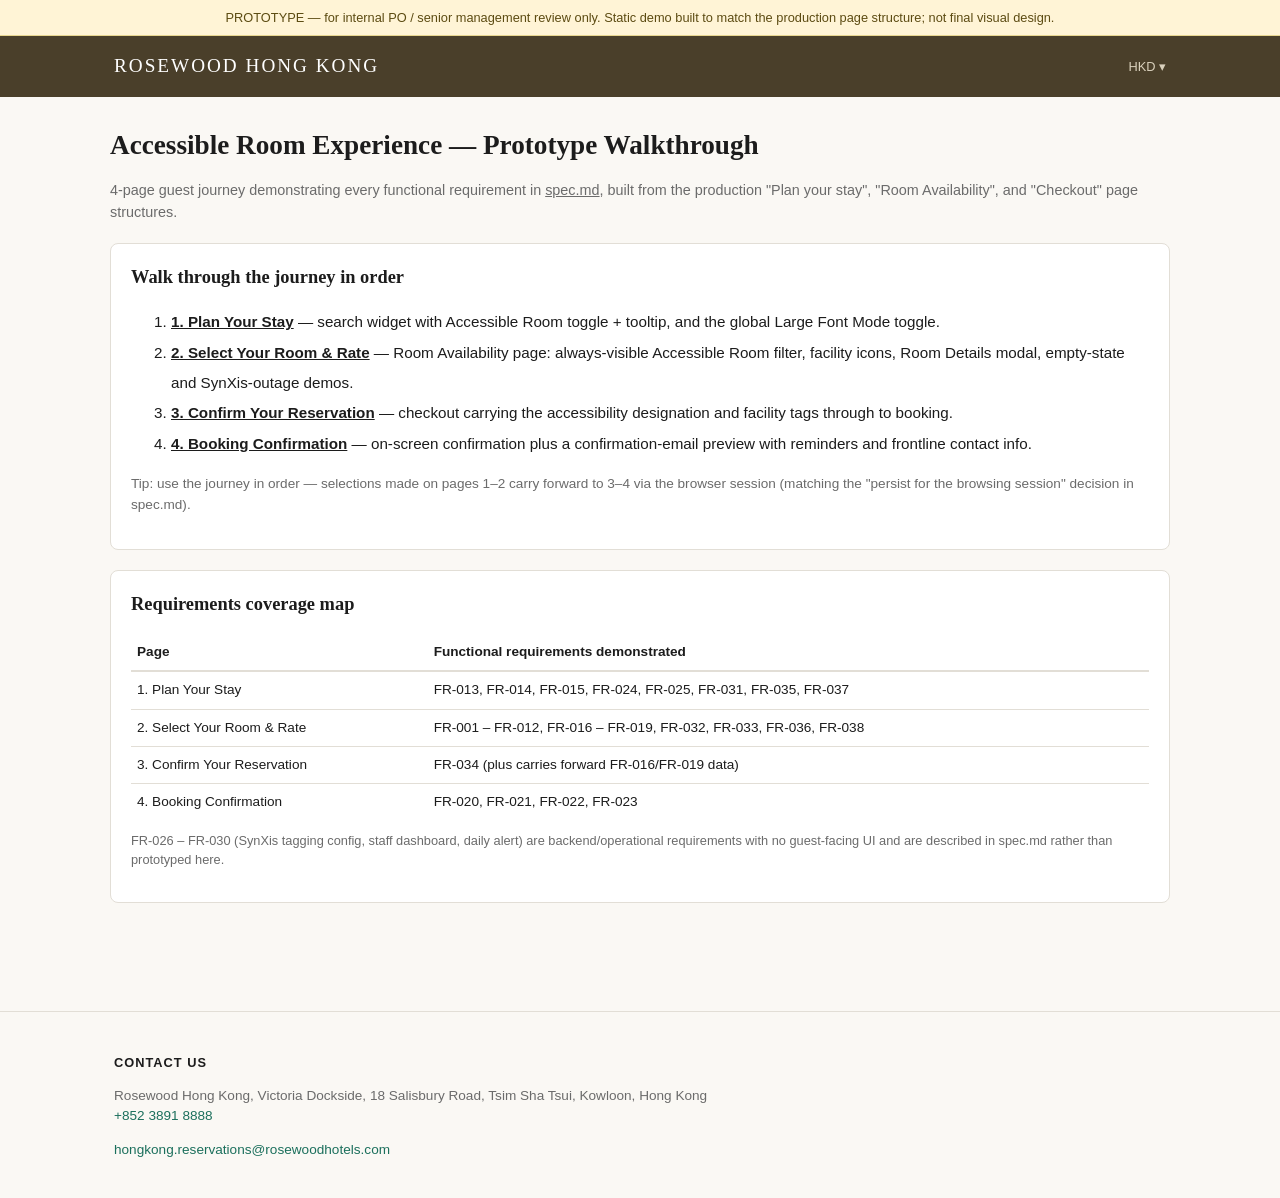
<file: index.html>
<!DOCTYPE html>
<html lang="en">
<head>
<meta charset="UTF-8">
<title>Prototype Overview — Accessible Room Experience</title>
<meta name="viewport" content="width=device-width, initial-scale=1.0">
<link rel="stylesheet" href="assets/styles.css">
</head>
<body>

<div class="disclaimer">
  PROTOTYPE — for internal PO / senior management review only. Static demo built to match the production page structure; not final visual design.
</div>

<header class="site-header">
  <div class="header-inner">
    <span class="brand">Rosewood Hong Kong</span>
    <nav class="header-actions">
      <span class="currency-chip">HKD ▾</span>
    </nav>
  </div>
</header>

<main>
  <h1 class="page-title">Accessible Room Experience — Prototype Walkthrough</h1>
  <p class="subtitle">4-page guest journey demonstrating every functional requirement in <a href="../spec.md">spec.md</a>, built from the production "Plan your stay", "Room Availability", and "Checkout" page structures.</p>

  <div class="panel">
    <h2>Walk through the journey in order</h2>
    <ol style="font-family:Arial, sans-serif; font-size:0.95rem; line-height:2;">
      <li><a href="01-plan-your-stay.html"><strong>1. Plan Your Stay</strong></a> — search widget with Accessible Room toggle + tooltip, and the global Large Font Mode toggle.</li>
      <li><a href="02-select-your-room-rate.html"><strong>2. Select Your Room &amp; Rate</strong></a> — Room Availability page: always-visible Accessible Room filter, facility icons, Room Details modal, empty-state and SynXis-outage demos.</li>
      <li><a href="03-confirm-your-reservation.html"><strong>3. Confirm Your Reservation</strong></a> — checkout carrying the accessibility designation and facility tags through to booking.</li>
      <li><a href="04-booking-confirmation.html"><strong>4. Booking Confirmation</strong></a> — on-screen confirmation plus a confirmation-email preview with reminders and frontline contact info.</li>
    </ol>
    <p style="font-family:Arial, sans-serif; font-size:0.85rem; color:var(--muted);">Tip: use the journey in order — selections made on pages 1–2 carry forward to 3–4 via the browser session (matching the "persist for the browsing session" decision in spec.md).</p>
  </div>

  <div class="panel">
    <h2>Requirements coverage map</h2>
    <table style="width:100%; border-collapse:collapse; font-family:Arial, sans-serif; font-size:0.85rem;">
      <thead>
        <tr style="text-align:left; border-bottom:2px solid var(--line);">
          <th style="padding:8px 6px;">Page</th>
          <th style="padding:8px 6px;">Functional requirements demonstrated</th>
        </tr>
      </thead>
      <tbody>
        <tr style="border-bottom:1px solid var(--line);"><td style="padding:8px 6px;">1. Plan Your Stay</td><td style="padding:8px 6px;">FR-013, FR-014, FR-015, FR-024, FR-025, FR-031, FR-035, FR-037</td></tr>
        <tr style="border-bottom:1px solid var(--line);"><td style="padding:8px 6px;">2. Select Your Room &amp; Rate</td><td style="padding:8px 6px;">FR-001 – FR-012, FR-016 – FR-019, FR-032, FR-033, FR-036, FR-038</td></tr>
        <tr style="border-bottom:1px solid var(--line);"><td style="padding:8px 6px;">3. Confirm Your Reservation</td><td style="padding:8px 6px;">FR-034 (plus carries forward FR-016/FR-019 data)</td></tr>
        <tr><td style="padding:8px 6px;">4. Booking Confirmation</td><td style="padding:8px 6px;">FR-020, FR-021, FR-022, FR-023</td></tr>
      </tbody>
    </table>
    <p style="font-family:Arial, sans-serif; font-size:0.8rem; color:var(--muted); margin-top:10px;">FR-026 – FR-030 (SynXis tagging config, staff dashboard, daily alert) are backend/operational requirements with no guest-facing UI and are described in spec.md rather than prototyped here.</p>
  </div>
</main>

<footer class="site-footer">
  <hr>
  <div class="footer-inner">
    <h4>CONTACT US</h4>
    <p>Rosewood Hong Kong, Victoria Dockside, 18 Salisbury Road, Tsim Sha Tsui, Kowloon, Hong Kong<br>
      <a href="tel:+85238918888">+852 3891 8888</a></p>
    <p><a href="mailto:hongkong.reservations@rosewoodhotels.com">hongkong.reservations@rosewoodhotels.com</a></p>
  </div>
</footer>

<script src="assets/app.js"></script>
</body>
</html>
</file>
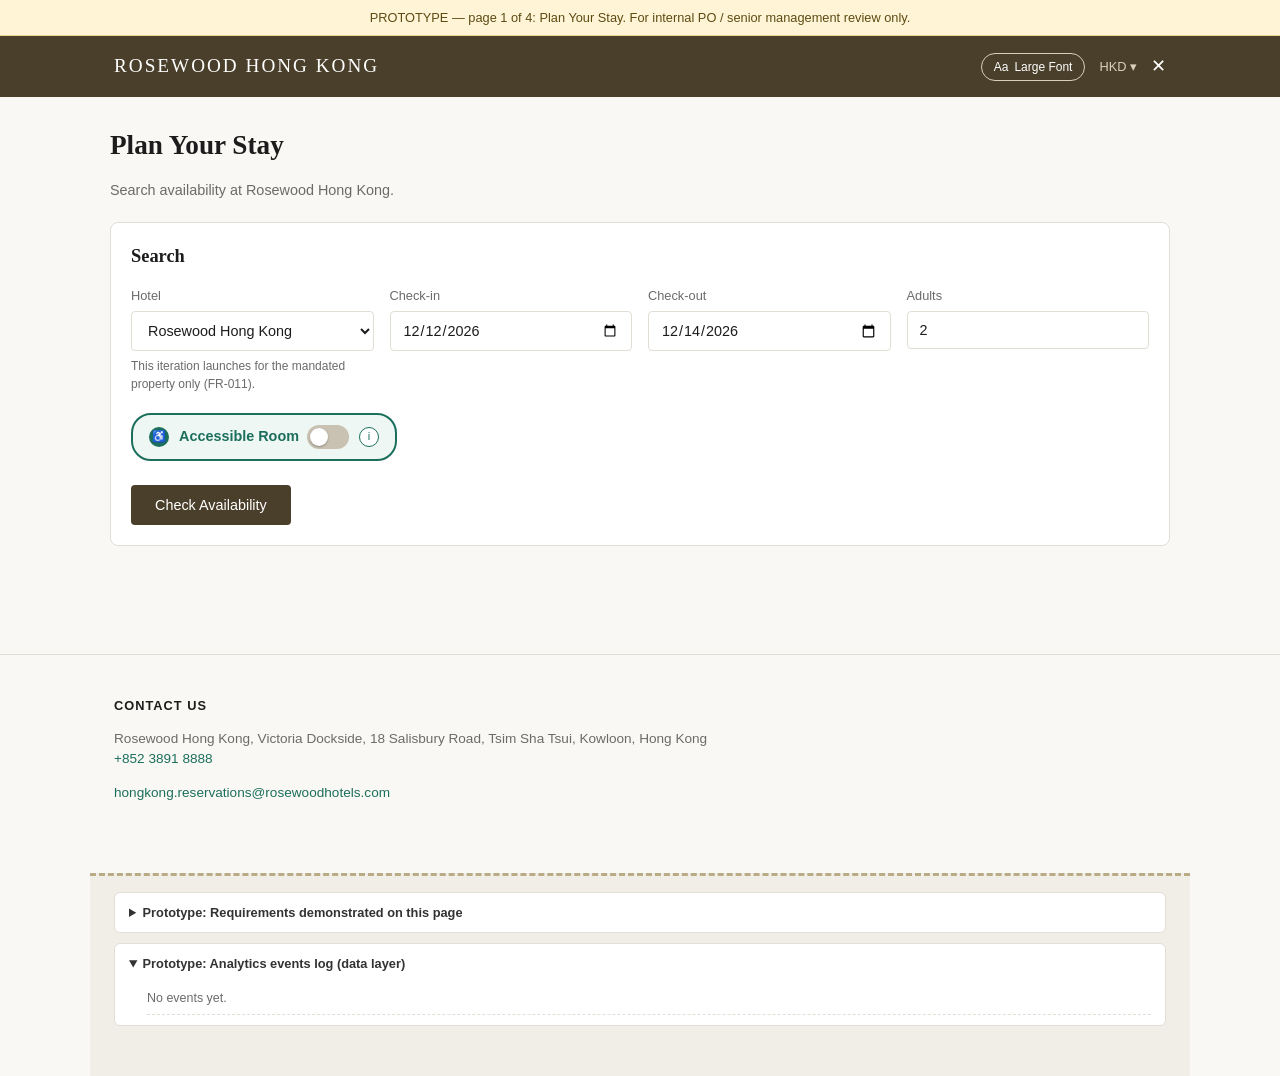
<file: 01-plan-your-stay.html>
<!DOCTYPE html>
<html lang="en">
<head>
<meta charset="UTF-8">
<title>Room Booking — Prototype</title>
<meta name="viewport" content="width=device-width, initial-scale=1.0">
<link rel="stylesheet" href="assets/styles.css">
</head>
<body>

<div class="disclaimer">
  PROTOTYPE — page 1 of 4: Plan Your Stay. For internal PO / senior management review only.
</div>

<header class="site-header">
  <div class="header-inner">
    <a class="brand" href="index.html">Rosewood Hong Kong</a>
    <nav class="header-actions">
      <button id="largeFontToggle" class="font-toggle" type="button" aria-pressed="false" title="Toggle Large Font Mode">
        <span aria-hidden="true">Aa</span> Large Font
      </button>
      <span class="currency-chip">HKD ▾</span>
      <a class="close-flow" href="index.html" aria-label="Close booking flow">✕</a>
    </nav>
  </div>
</header>

<main>
  <h1 class="page-title">Plan Your Stay</h1>
  <p class="subtitle">Search availability at Rosewood Hong Kong.</p>

  <form class="panel" id="searchForm">
    <h2>Search</h2>
    <div class="form-grid">
      <div class="field">
        <label for="hotel">Hotel</label>
        <select id="hotel" name="hotel">
          <option value="hong-kong">Rosewood Hong Kong</option>
          <option value="bangkok" disabled>Rosewood Bangkok (Accessible Room filter not yet enabled)</option>
        </select>
        <small class="hint">This iteration launches for the mandated property only (FR-011).</small>
      </div>
      <div class="field">
        <label for="checkin">Check-in</label>
        <input type="date" id="checkin" name="checkin" required>
      </div>
      <div class="field">
        <label for="checkout">Check-out</label>
        <input type="date" id="checkout" name="checkout" required>
      </div>
      <div class="field">
        <label for="adults">Adults</label>
        <input type="number" id="adults" name="adults" min="1" max="6" value="2" required>
      </div>
    </div>

    <div style="margin-top:20px; display:flex; align-items:center; gap:12px; flex-wrap:wrap;">
      <div class="accessible-control">
        <span class="a-icon" aria-hidden="true">&#9855;</span>
        <label for="accessibleToggle">
          Accessible Room
          <span class="switch">
            <input type="checkbox" id="accessibleToggle">
            <span class="slider"></span>
          </span>
        </label>
        <span class="tooltip-wrap">
          <button type="button" class="info-btn" id="tooltipBtn" aria-label="What is an accessible room?">i</button>
          <span class="tooltip-popover" id="tooltipPopover" role="tooltip">
            <strong>What is an accessible room?</strong>
            An accessible / ADA-compliant room is tagged by the property as meeting mobility, hearing, or visual accessibility standards — for example, roll-in showers, widened doorways, or visual alarm notifications.
            <br><br>
            <strong>Booking guidance:</strong>
            Turn this on to see only accessible rooms in your results. Specific facilities (e.g., roll-in shower) are shown on each room once you search. For special equipment requests, add a note at checkout or contact the front desk directly.
          </span>
        </span>
      </div>
    </div>

    <div style="margin-top:24px;">
      <button type="submit" class="btn">Check Availability</button>
    </div>
  </form>
</main>

<footer class="site-footer">
  <hr>
  <div class="footer-inner">
    <h4>CONTACT US</h4>
    <p>Rosewood Hong Kong, Victoria Dockside, 18 Salisbury Road, Tsim Sha Tsui, Kowloon, Hong Kong<br>
      <a href="tel:+85238918888">+852 3891 8888</a></p>
    <p><a href="mailto:hongkong.reservations@rosewoodhotels.com">hongkong.reservations@rosewoodhotels.com</a></p>
  </div>
</footer>

<div class="proto-panel">
  <details>
    <summary>Prototype: Requirements demonstrated on this page</summary>
    <ul>
      <li><strong>FR-013</strong>: "Accessible Room" toggle present in the Search Widget.</li>
      <li><strong>FR-014</strong>: Tooltip (the "i" button) explains what qualifies as accessible and how to book.</li>
      <li><strong>FR-015</strong>: Submitting with the toggle on carries the selection into the Room Availability page.</li>
      <li><strong>FR-024 / FR-025</strong>: "Large Font Mode" toggle in the header, available from any page, persists across navigation.</li>
      <li><strong>FR-031</strong>: Analytics event fires when the widget toggle changes.</li>
      <li><strong>FR-035</strong>: Analytics event fires when the tooltip is opened.</li>
      <li><strong>FR-037</strong>: Analytics event fires when Large Font Mode is toggled.</li>
    </ul>
  </details>
  <details open>
    <summary>Prototype: Analytics events log (data layer)</summary>
    <ul id="analyticsLog" class="analytics-log"><li class="log-empty">No events yet.</li></ul>
  </details>
</div>

<script src="assets/app.js"></script>
<script>
  (function () {
    const state = RW.getState();
    const accessibleToggle = document.getElementById('accessibleToggle');
    const tooltipBtn = document.getElementById('tooltipBtn');
    const tooltipPopover = document.getElementById('tooltipPopover');
    let tooltipTracked = false;

    // Restore prior toggle selection for this session, if any (consistent with FR-010 persistence).
    accessibleToggle.checked = !!state.accessibleFilter;

    accessibleToggle.addEventListener('change', function () {
      RW.setState({ accessibleFilter: accessibleToggle.checked });
      RW.trackEvent('accessible_toggle_search_widget', { enabled: accessibleToggle.checked });
    });

    tooltipBtn.addEventListener('click', function () {
      const open = tooltipPopover.classList.toggle('open');
      if (open && !tooltipTracked) {
        RW.trackEvent('accessible_tooltip_viewed', { surface: 'search_widget' });
        tooltipTracked = true;
      }
    });
    document.addEventListener('click', function (e) {
      if (!e.target.closest('.tooltip-wrap')) tooltipPopover.classList.remove('open');
    });

    // Pre-fill sensible default dates for the demo.
    const checkin = document.getElementById('checkin');
    const checkout = document.getElementById('checkout');
    const today = new Date();
    const inDate = new Date(today.getTime() + 7 * 86400000);
    const outDate = new Date(today.getTime() + 9 * 86400000);
    checkin.value = inDate.toISOString().slice(0, 10);
    checkout.value = outDate.toISOString().slice(0, 10);

    document.getElementById('searchForm').addEventListener('submit', function (e) {
      e.preventDefault();
      const params = new URLSearchParams({
        checkin: checkin.value,
        checkout: checkout.value,
        adults: document.getElementById('adults').value,
        accessible: accessibleToggle.checked ? '1' : '0'
      });
      RW.setState({
        searchParams: {
          checkin: checkin.value,
          checkout: checkout.value,
          adults: document.getElementById('adults').value
        },
        accessibleFilter: accessibleToggle.checked
      });
      window.location.href = '02-select-your-room-rate.html?' + params.toString();
    });
  })();
</script>
</body>
</html>
</file>
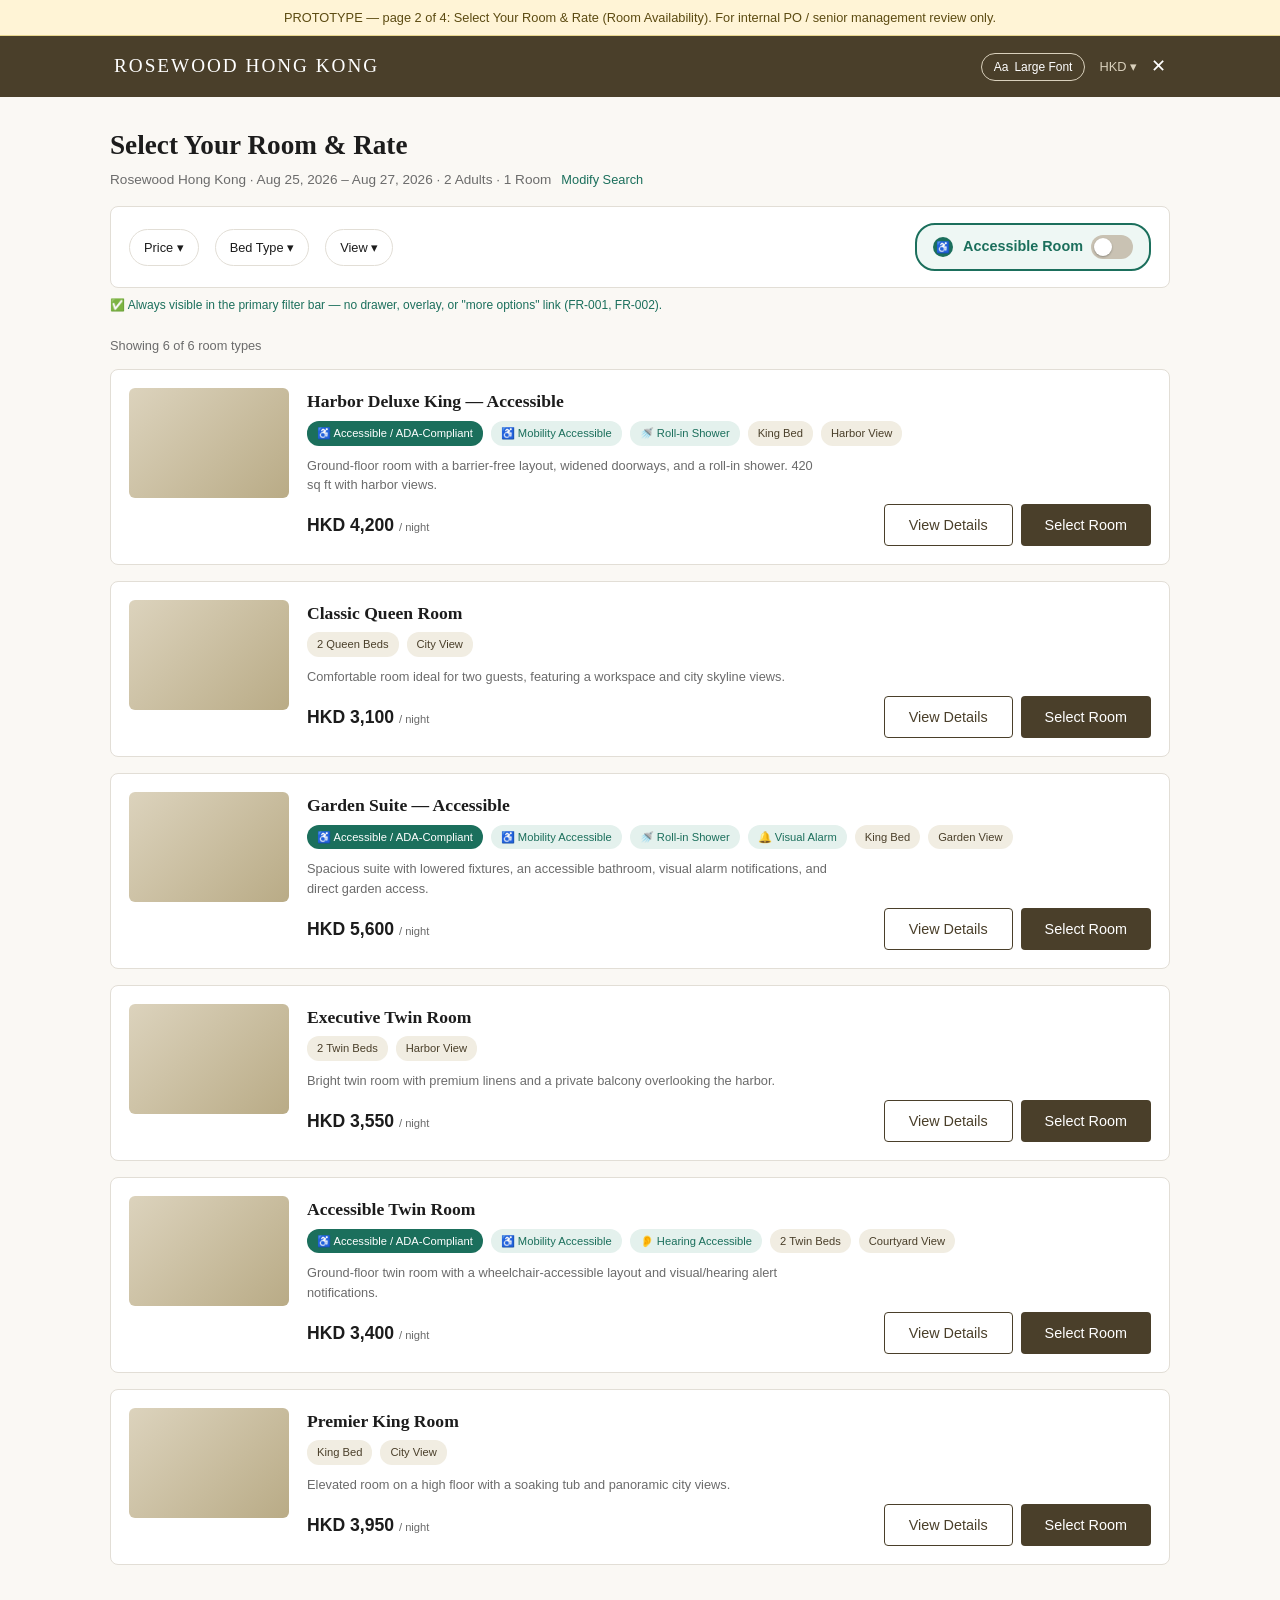
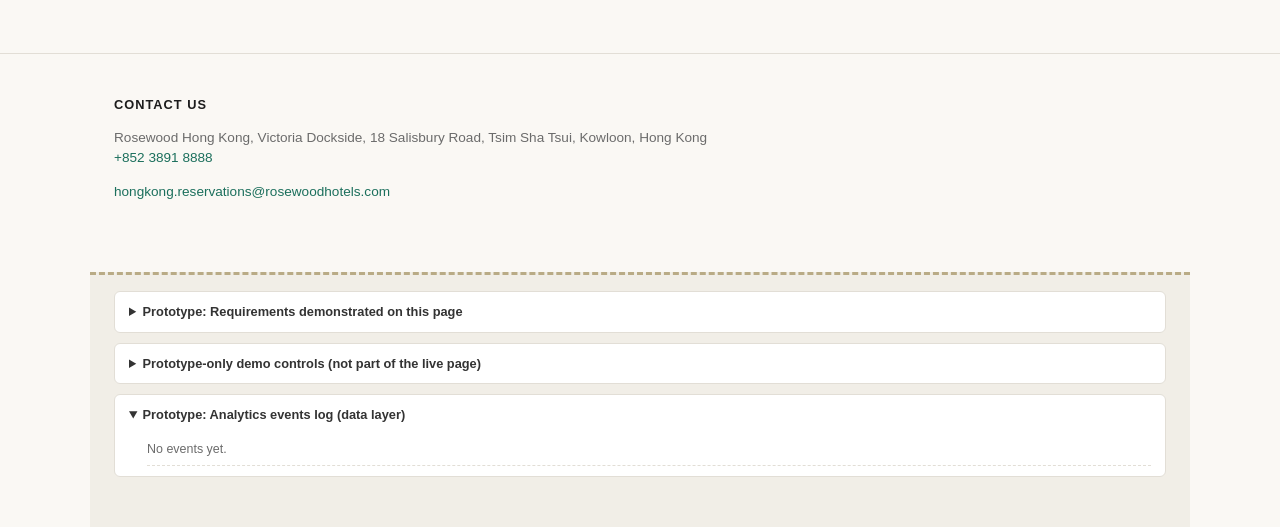
<file: 02-select-your-room-rate.html>
<!DOCTYPE html>
<html lang="en">
<head>
<meta charset="UTF-8">
<title>Room Availability — Prototype</title>
<meta name="viewport" content="width=device-width, initial-scale=1.0">
<link rel="stylesheet" href="assets/styles.css">
</head>
<body>

<div class="disclaimer">
  PROTOTYPE — page 2 of 4: Select Your Room &amp; Rate (Room Availability). For internal PO / senior management review only.
</div>

<header class="site-header">
  <div class="header-inner">
    <a class="brand" href="index.html">Rosewood Hong Kong</a>
    <nav class="header-actions">
      <button id="largeFontToggle" class="font-toggle" type="button" aria-pressed="false" title="Toggle Large Font Mode">
        <span aria-hidden="true">Aa</span> Large Font
      </button>
      <span class="currency-chip">HKD ▾</span>
      <a class="close-flow" href="index.html" aria-label="Close booking flow">✕</a>
    </nav>
  </div>
</header>

<main>
  <h1 class="page-title">Select Your Room &amp; Rate</h1>
  <div class="search-summary" id="searchSummary">
    Rosewood Hong Kong · Loading search… <a href="01-plan-your-stay.html">Modify Search</a>
  </div>

  <!-- Always-visible filter bar: satisfies FR-001/FR-002 (never in a drawer/overlay/collapsed panel) -->
  <div class="filter-bar">
    <span class="filter-chip">Price ▾</span>
    <span class="filter-chip">Bed Type ▾</span>
    <span class="filter-chip">View ▾</span>

    <div class="accessible-control">
      <span class="a-icon" aria-hidden="true">&#9855;</span>
      <label for="accessibleToggle">
        Accessible Room
        <span class="switch">
          <input type="checkbox" id="accessibleToggle" aria-describedby="accessibleHelp">
          <span class="slider"></span>
        </span>
      </label>
    </div>
  </div>
  <div class="callout" id="accessibleHelp">
    ✅ Always visible in the primary filter bar — no drawer, overlay, or "more options" link (FR-001, FR-002).
  </div>

  <div class="results-meta" id="resultsMeta">Showing rooms…</div>

  <div class="alert error" id="errorState" style="display:none;">
    <strong>We're unable to verify accessible room availability right now.</strong><br>
    Please try again shortly, or continue browsing all rooms with the Accessible Room filter turned off. (FR-012 — fail closed)
  </div>

  <div class="alert info" id="emptyState" style="display:none;">
    <strong>No accessible rooms are currently listed for this property.</strong><br>
    Please contact the property directly, or turn off the Accessible Room filter to see all available rooms. (FR-008)
  </div>

  <div class="room-list" id="roomList"></div>
</main>

<footer class="site-footer">
  <hr>
  <div class="footer-inner">
    <h4>CONTACT US</h4>
    <p>Rosewood Hong Kong, Victoria Dockside, 18 Salisbury Road, Tsim Sha Tsui, Kowloon, Hong Kong<br>
      <a href="tel:+85238918888">+852 3891 8888</a></p>
    <p><a href="mailto:hongkong.reservations@rosewoodhotels.com">hongkong.reservations@rosewoodhotels.com</a></p>
  </div>
</footer>

<!-- Room Details modal: FR-017 -->
<div class="modal-backdrop" id="modalBackdrop">
  <div class="modal">
    <button class="modal-close" id="modalClose" aria-label="Close">✕</button>
    <h2 id="modalRoomName"></h2>
    <div class="badges" id="modalBadges"></div>
    <p class="room-desc" id="modalDesc"></p>
    <h3 style="font-size:0.95rem;">Accessibility Facilities</h3>
    <ul class="facility-list" id="modalFacilityList"></ul>
    <button class="btn" id="modalSelectBtn">Select This Room</button>
  </div>
</div>

<div class="proto-panel">
  <details>
    <summary>Prototype: Requirements demonstrated on this page</summary>
    <ul>
      <li><strong>FR-001 / FR-002</strong>: Accessible Room toggle always visible in the primary filter bar, no scrolling/expanding required.</li>
      <li><strong>FR-003 / FR-004</strong>: Toggling on/off filters the listing to accessible-only vs. all rooms.</li>
      <li><strong>FR-005 / FR-009</strong>: Accessible flag and facility tags sourced per room, supporting properties with partial/no tagging.</li>
      <li><strong>FR-006</strong>: Filter combines additively with other search criteria (dates/occupancy carried from page 1).</li>
      <li><strong>FR-007</strong>: Toggle state is visually unambiguous (on/off switch style).</li>
      <li><strong>FR-008</strong>: Empty-state message — try "Simulate property with zero accessible rooms" below.</li>
      <li><strong>FR-010</strong>: Toggle persists for the browsing session (reload this page or return from page 1).</li>
      <li><strong>FR-012</strong>: Fail-closed error state — try "Simulate SynXis outage" below.</li>
      <li><strong>FR-015</strong>: If you arrived from the Search Widget with the toggle on, it is already on here.</li>
      <li><strong>FR-016 / FR-017 / FR-018 / FR-019</strong>: Facility icons render on cards and in the Room Details modal, driven by each room's configured tags.</li>
      <li><strong>FR-032 / FR-033 / FR-036 / FR-038</strong>: Analytics events for the page toggle, adding an accessible room, zero-results, and facility icon views.</li>
    </ul>
  </details>
  <details>
    <summary>Prototype-only demo controls (not part of the live page)</summary>
    <label>
      <input type="checkbox" id="simulateOutage">
      Simulate SynXis outage (accessibility data unavailable — fail closed)
    </label>
    <label>
      <input type="checkbox" id="simulateEmpty">
      Simulate a property with zero rooms tagged accessible
    </label>
  </details>
  <details open>
    <summary>Prototype: Analytics events log (data layer)</summary>
    <ul id="analyticsLog" class="analytics-log"><li class="log-empty">No events yet.</li></ul>
  </details>
</div>

<script src="assets/app.js"></script>
<script>
  (function () {
    const params = new URLSearchParams(window.location.search);
    const state = RW.getState();
    const search = state.searchParams || {
      checkin: params.get('checkin'), checkout: params.get('checkout'), adults: params.get('adults') || '2'
    };

    // FR-015: honor the Search Widget's toggle if present in the URL; otherwise fall back to session (FR-010).
    let accessibleOn;
    if (params.has('accessible')) {
      accessibleOn = params.get('accessible') === '1';
    } else {
      accessibleOn = !!state.accessibleFilter;
    }
    RW.setState({ accessibleFilter: accessibleOn });

    document.getElementById('searchSummary').innerHTML =
      'Rosewood Hong Kong · ' + (search.checkin || 'Aug 25, 2026') + ' – ' + (search.checkout || 'Aug 27, 2026') +
      ' · ' + (search.adults || '2') + ' Adults · 1 Room <a href="01-plan-your-stay.html">Modify Search</a>';

    const toggle = document.getElementById('accessibleToggle');
    const simulateOutage = document.getElementById('simulateOutage');
    const simulateEmpty = document.getElementById('simulateEmpty');
    const roomList = document.getElementById('roomList');
    const resultsMeta = document.getElementById('resultsMeta');
    const errorState = document.getElementById('errorState');
    const emptyState = document.getElementById('emptyState');

    toggle.checked = accessibleOn;

    function iconBadges(room) {
      let html = '';
      if (room.accessible) html += '<span class="badge accessible">&#9855; Accessible / ADA-Compliant</span>';
      room.tags.forEach(function (tagId) {
        const tag = RW.FACILITY_TAGS[tagId];
        html += '<button type="button" class="badge facility" data-tag="' + tagId + '" data-room="' + room.id + '" title="' + tag.label + '">' + tag.icon + ' ' + tag.label + '</button>';
      });
      html += '<span class="badge">' + room.bed + '</span><span class="badge">' + room.view + '</span>';
      return html;
    }

    function render() {
      const outage = simulateOutage.checked;
      const noAccessibleAtProperty = simulateEmpty.checked;

      errorState.style.display = 'none';
      emptyState.style.display = 'none';
      roomList.style.display = 'flex';

      if (toggle.checked && outage) {
        // FR-012: fail closed — do not show results as if the data were accurate.
        roomList.style.display = 'none';
        errorState.style.display = 'block';
        resultsMeta.textContent = 'Accessible Room filter unavailable';
        return;
      }

      if (toggle.checked && noAccessibleAtProperty) {
        roomList.style.display = 'none';
        emptyState.style.display = 'block';
        resultsMeta.textContent = 'Showing 0 of ' + RW.ROOM_TYPES.length + ' room types';
        RW.trackEvent('accessible_zero_results_shown', {});
        return;
      }

      const rooms = RW.ROOM_TYPES.filter(function (r) { return !toggle.checked || r.accessible; });
      roomList.innerHTML = rooms.map(function (room) {
        return '<div class="room-card" data-room="' + room.id + '">' +
          '<div class="room-thumb"></div>' +
          '<div class="room-body">' +
            '<h3 class="room-name">' + room.name + '</h3>' +
            '<div class="badges">' + iconBadges(room) + '</div>' +
            '<p class="room-desc">' + room.desc + '</p>' +
            '<div class="room-footer">' +
              '<div class="price">' + RW.formatMoney(room.price, room.currency) + ' <span>/ night</span></div>' +
              '<div class="room-actions">' +
                '<button type="button" class="btn secondary view-details" data-room="' + room.id + '">View Details</button>' +
                '<button type="button" class="btn select-room" data-room="' + room.id + '">Select Room</button>' +
              '</div>' +
            '</div>' +
          '</div>' +
        '</div>';
      }).join('');
      resultsMeta.textContent = 'Showing ' + rooms.length + ' of ' + RW.ROOM_TYPES.length + ' room types';

      if (rooms.length === 0) {
        roomList.style.display = 'none';
        emptyState.style.display = 'block';
        RW.trackEvent('accessible_zero_results_shown', {});
      }
    }

    toggle.addEventListener('change', function () {
      RW.setState({ accessibleFilter: toggle.checked });
      RW.trackEvent('accessible_toggle_room_availability_page', { enabled: toggle.checked });
      render();
    });
    simulateOutage.addEventListener('change', render);
    simulateEmpty.addEventListener('change', render);

    // Facility icon click tracking (FR-038) + Room Details modal (FR-017) + Select Room (FR-033)
    const modalBackdrop = document.getElementById('modalBackdrop');
    function openModal(room) {
      document.getElementById('modalRoomName').textContent = room.name;
      document.getElementById('modalBadges').innerHTML = iconBadges(room);
      document.getElementById('modalDesc').textContent = room.desc;
      const list = document.getElementById('modalFacilityList');
      if (room.tags.length === 0) {
        list.innerHTML = '<li>No specific facility tags configured for this room (still included in accessible-only results if flagged ADA-compliant — FR-019).</li>';
      } else {
        list.innerHTML = room.tags.map(function (tagId) {
          const tag = RW.FACILITY_TAGS[tagId];
          return '<li><span class="a-icon">' + tag.icon + '</span><span><strong>' + tag.label + '</strong><br>' + tag.reminder + '</span></li>';
        }).join('');
      }
      document.getElementById('modalSelectBtn').dataset.room = room.id;
      modalBackdrop.classList.add('open');
    }
    document.getElementById('modalClose').addEventListener('click', function () { modalBackdrop.classList.remove('open'); });
    modalBackdrop.addEventListener('click', function (e) { if (e.target === modalBackdrop) modalBackdrop.classList.remove('open'); });

    function selectRoom(roomId) {
      const room = RW.ROOM_TYPES.find(function (r) { return r.id === roomId; });
      RW.setState({ selectedRoom: room, searchParams: search });
      if (room.accessible) RW.trackEvent('accessible_room_added_to_cart', { roomId: room.id });
      window.location.href = '03-confirm-your-reservation.html';
    }

    roomList.addEventListener('click', function (e) {
      const facilityBtn = e.target.closest('.badge.facility');
      if (facilityBtn) {
        RW.trackEvent('facility_icon_viewed', { tag: facilityBtn.dataset.tag, roomId: facilityBtn.dataset.room, surface: 'room_card' });
        return;
      }
      const viewBtn = e.target.closest('.view-details');
      if (viewBtn) {
        openModal(RW.ROOM_TYPES.find(function (r) { return r.id === viewBtn.dataset.room; }));
        return;
      }
      const selectBtn = e.target.closest('.select-room');
      if (selectBtn) selectRoom(selectBtn.dataset.room);
    });

    document.getElementById('modalFacilityList').addEventListener('click', function () {}); // labels only, no action
    document.getElementById('modalSelectBtn').addEventListener('click', function (e) {
      selectRoom(e.target.dataset.room);
    });

    render();
  })();
</script>
</body>
</html>
</file>
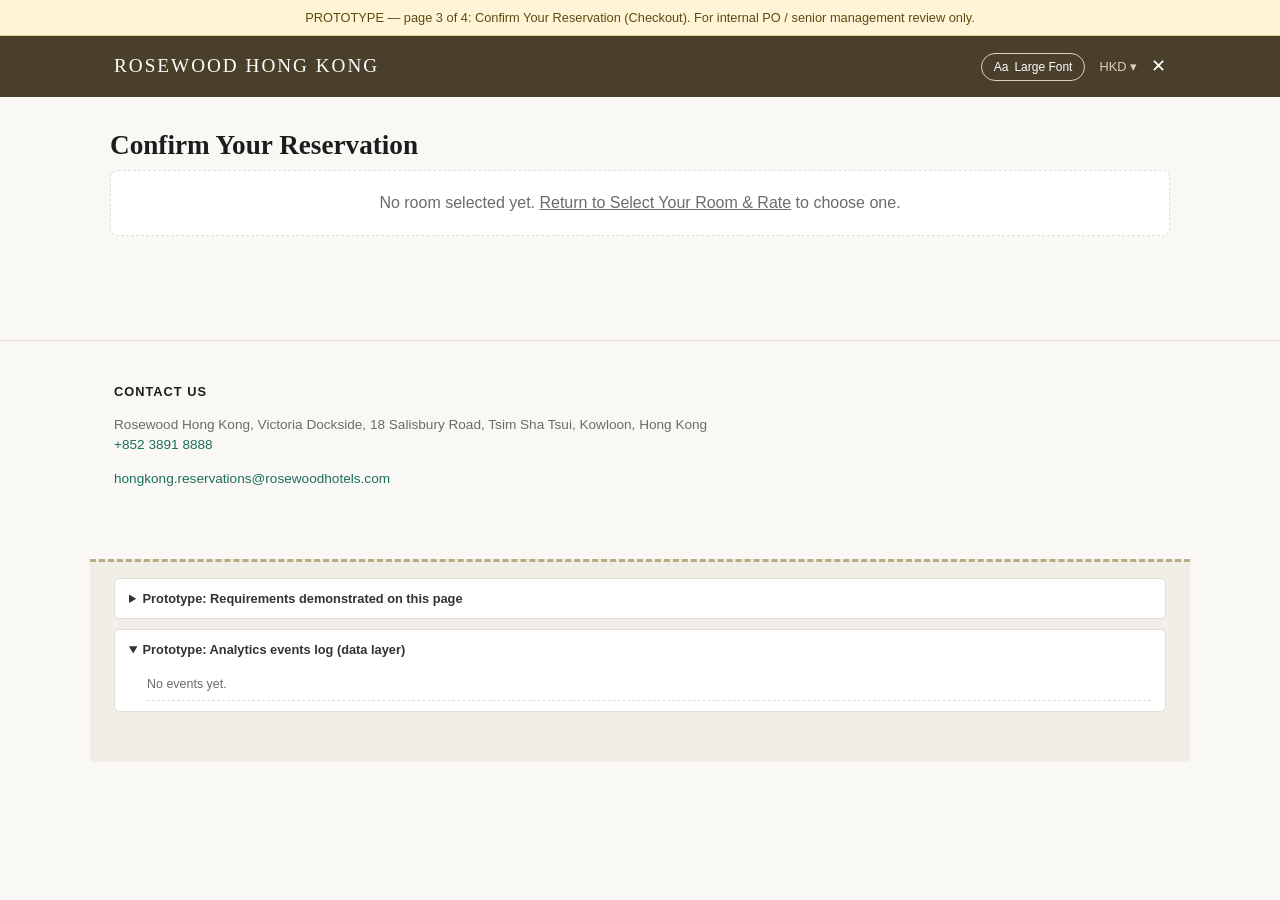
<file: 03-confirm-your-reservation.html>
<!DOCTYPE html>
<html lang="en">
<head>
<meta charset="UTF-8">
<title>Checkout — Prototype</title>
<meta name="viewport" content="width=device-width, initial-scale=1.0">
<link rel="stylesheet" href="assets/styles.css">
</head>
<body>

<div class="disclaimer">
  PROTOTYPE — page 3 of 4: Confirm Your Reservation (Checkout). For internal PO / senior management review only.
</div>

<header class="site-header">
  <div class="header-inner">
    <a class="brand" href="index.html">Rosewood Hong Kong</a>
    <nav class="header-actions">
      <button id="largeFontToggle" class="font-toggle" type="button" aria-pressed="false" title="Toggle Large Font Mode">
        <span aria-hidden="true">Aa</span> Large Font
      </button>
      <span class="currency-chip">HKD ▾</span>
      <a class="close-flow" href="index.html" aria-label="Close booking flow">✕</a>
    </nav>
  </div>
</header>

<main>
  <h1 class="page-title">Confirm Your Reservation</h1>

  <div id="noRoomNotice" class="alert info" style="display:none;">
    No room selected yet. <a href="02-select-your-room-rate.html">Return to Select Your Room &amp; Rate</a> to choose one.
  </div>

  <div id="checkoutContent" style="display:none;">
    <div class="panel">
      <h2>Order Summary</h2>
      <div class="badges" id="summaryBadges"></div>
      <h3 id="summaryRoomName" style="margin-bottom:4px;"></h3>
      <p class="room-desc" id="summaryDates"></p>
      <div class="summary-row"><span>Room rate (2 nights)</span><span id="summarySubtotal"></span></div>
      <div class="summary-row"><span>Taxes &amp; service charge (10%)</span><span id="summaryTax"></span></div>
      <div class="summary-row total"><span>Total</span><span id="summaryTotal"></span></div>
    </div>

    <form class="panel" id="guestForm">
      <h2>Guest Details</h2>
      <div class="form-grid">
        <div class="field"><label for="firstName">First Name</label><input type="text" id="firstName" required></div>
        <div class="field"><label for="lastName">Last Name</label><input type="text" id="lastName" required></div>
        <div class="field"><label for="email">Email</label><input type="email" id="email" required></div>
        <div class="field"><label for="phone">Phone</label><input type="tel" id="phone" required></div>
      </div>

      <h2 style="margin-top:24px;">Payment</h2>
      <p class="room-desc">Prototype only — no real payment is processed.</p>
      <div class="form-grid">
        <div class="field"><label for="cardNumber">Card Number</label><input type="text" id="cardNumber" placeholder="4111 1111 1111 1111" required></div>
        <div class="field"><label for="cardExpiry">Expiry</label><input type="text" id="cardExpiry" placeholder="MM/YY" required></div>
        <div class="field"><label for="cardCvv">CVV</label><input type="text" id="cardCvv" placeholder="123" required></div>
      </div>

      <label style="display:flex; align-items:center; gap:8px; margin-top:20px; font-family:Arial, sans-serif; font-size:0.85rem;">
        <input type="checkbox" id="terms" required> I agree to the booking terms and cancellation policy.
      </label>

      <div style="margin-top:20px;">
        <button type="submit" class="btn">Complete Booking</button>
      </div>
    </form>
  </div>
</main>

<footer class="site-footer">
  <hr>
  <div class="footer-inner">
    <h4>CONTACT US</h4>
    <p>Rosewood Hong Kong, Victoria Dockside, 18 Salisbury Road, Tsim Sha Tsui, Kowloon, Hong Kong<br>
      <a href="tel:+85238918888">+852 3891 8888</a></p>
    <p><a href="mailto:hongkong.reservations@rosewoodhotels.com">hongkong.reservations@rosewoodhotels.com</a></p>
  </div>
</footer>

<div class="proto-panel">
  <details>
    <summary>Prototype: Requirements demonstrated on this page</summary>
    <ul>
      <li>Carries forward the accessibility designation and facility tags selected in Select Your Room &amp; Rate into the order summary.</li>
      <li><strong>FR-034</strong>: Analytics event fires when a booking for an accessible room is completed.</li>
      <li>Feeds Guest Details (name/email) and the room's facility tags into the Booking Confirmation page (FR-020 – FR-023).</li>
    </ul>
  </details>
  <details open>
    <summary>Prototype: Analytics events log (data layer)</summary>
    <ul id="analyticsLog" class="analytics-log"><li class="log-empty">No events yet.</li></ul>
  </details>
</div>

<script src="assets/app.js"></script>
<script>
  (function () {
    const state = RW.getState();
    const room = state.selectedRoom;

    if (!room) {
      document.getElementById('noRoomNotice').style.display = 'block';
      return;
    }
    document.getElementById('checkoutContent').style.display = 'block';

    let badges = '';
    if (room.accessible) badges += '<span class="badge accessible">&#9855; Accessible / ADA-Compliant</span>';
    room.tags.forEach(function (tagId) {
      const tag = RW.FACILITY_TAGS[tagId];
      badges += '<span class="badge facility">' + tag.icon + ' ' + tag.label + '</span>';
    });
    document.getElementById('summaryBadges').innerHTML = badges;
    document.getElementById('summaryRoomName').textContent = room.name;

    const search = state.searchParams || {};
    document.getElementById('summaryDates').textContent =
      (search.checkin || 'Aug 25, 2026') + ' – ' + (search.checkout || 'Aug 27, 2026') + ' · ' + (search.adults || '2') + ' Adults · 1 Room';

    const subtotal = room.price * 2;
    const tax = Math.round(subtotal * 0.1);
    const total = subtotal + tax;
    document.getElementById('summarySubtotal').textContent = RW.formatMoney(subtotal, room.currency);
    document.getElementById('summaryTax').textContent = RW.formatMoney(tax, room.currency);
    document.getElementById('summaryTotal').textContent = RW.formatMoney(total, room.currency);

    document.getElementById('guestForm').addEventListener('submit', function (e) {
      e.preventDefault();
      const guest = {
        firstName: document.getElementById('firstName').value,
        lastName: document.getElementById('lastName').value,
        email: document.getElementById('email').value,
        phone: document.getElementById('phone').value
      };
      const confirmationNumber = 'RW-' + Math.random().toString(36).slice(2, 8).toUpperCase();
      RW.setState({
        booking: { confirmationNumber: confirmationNumber, guest: guest, room: room, dates: search, total: total }
      });
      if (room.accessible) RW.trackEvent('accessible_room_booking_completed', { roomId: room.id, confirmationNumber: confirmationNumber });
      window.location.href = '04-booking-confirmation.html';
    });
  })();
</script>
</body>
</html>
</file>
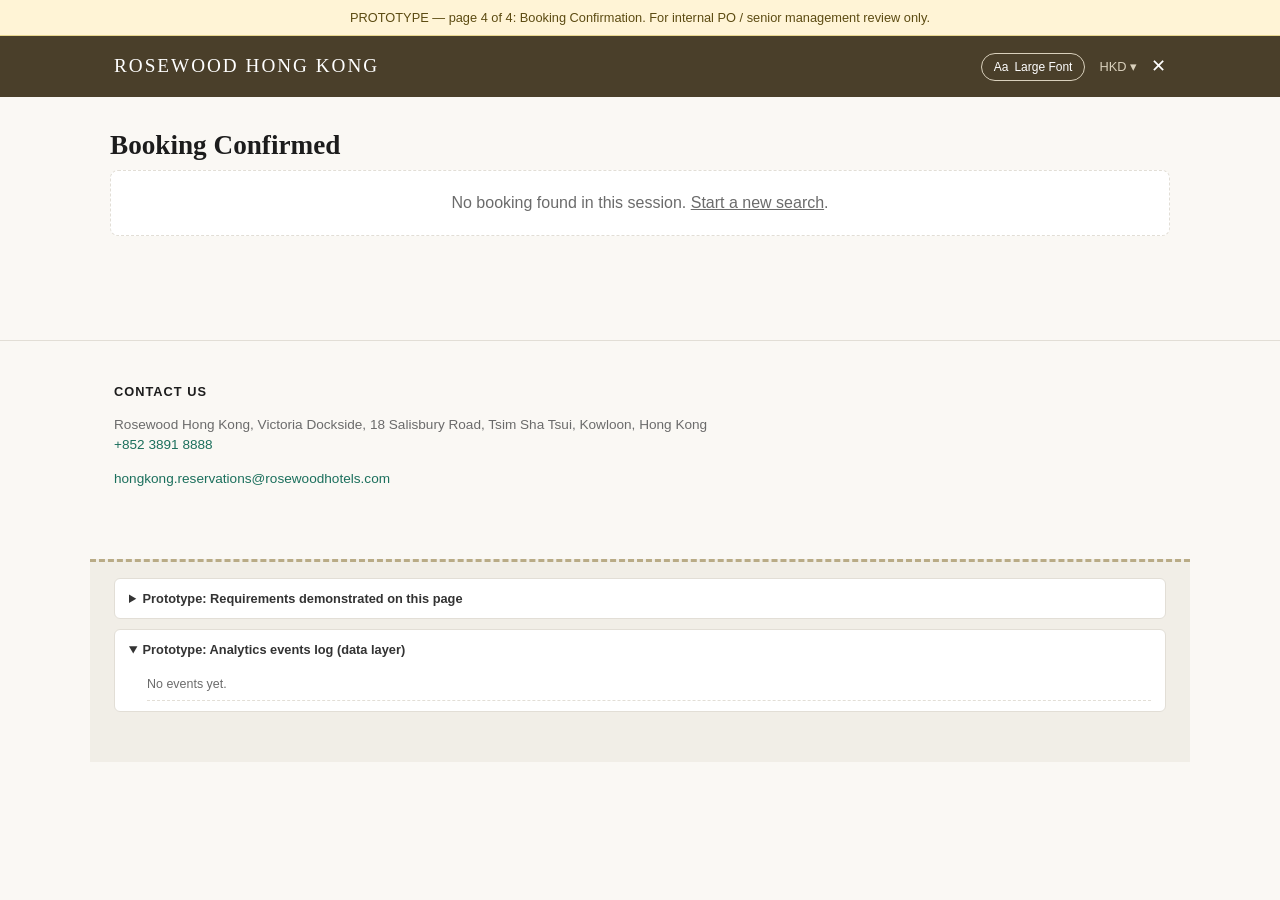
<file: 04-booking-confirmation.html>
<!DOCTYPE html>
<html lang="en">
<head>
<meta charset="UTF-8">
<title>Booking Confirmation — Prototype</title>
<meta name="viewport" content="width=device-width, initial-scale=1.0">
<link rel="stylesheet" href="assets/styles.css">
</head>
<body>

<div class="disclaimer">
  PROTOTYPE — page 4 of 4: Booking Confirmation. For internal PO / senior management review only.
</div>

<header class="site-header">
  <div class="header-inner">
    <a class="brand" href="index.html">Rosewood Hong Kong</a>
    <nav class="header-actions">
      <button id="largeFontToggle" class="font-toggle" type="button" aria-pressed="false" title="Toggle Large Font Mode">
        <span aria-hidden="true">Aa</span> Large Font
      </button>
      <span class="currency-chip">HKD ▾</span>
      <a class="close-flow" href="index.html" aria-label="Close booking flow">✕</a>
    </nav>
  </div>
</header>

<main>
  <h1 class="page-title">Booking Confirmed</h1>

  <div id="noBookingNotice" class="alert info" style="display:none;">
    No booking found in this session. <a href="01-plan-your-stay.html">Start a new search</a>.
  </div>

  <div id="confirmationContent" style="display:none;">
    <div class="panel">
      <p id="thankYouMessage" style="font-family:Arial, sans-serif; font-size:1rem;"></p>
      <div class="badges" id="confirmBadges"></div>
      <h3 id="confirmRoomName" style="margin-bottom:4px;"></h3>
      <p class="room-desc" id="confirmDates"></p>
    </div>

    <div class="panel">
      <h2>Confirmation Email Preview</h2>
      <p class="room-desc">This is what the guest receives by email, per FR-020 – FR-023.</p>
      <div class="email-preview">
        <div class="email-meta">
          <div><strong>From:</strong> Rosewood Hong Kong Reservations &lt;hongkong.reservations@rosewoodhotels.com&gt;</div>
          <div><strong>To:</strong> <span id="emailTo"></span></div>
          <div><strong>Subject:</strong> <span id="emailSubject"></span></div>
        </div>
        <div class="email-body">
          <h3>Your reservation is confirmed</h3>
          <p id="emailGreeting"></p>
          <p><strong>Confirmation number:</strong> <span id="emailConfirmationNumber"></span></p>
          <p><strong>Room:</strong> <span id="emailRoomLine"></span></p>

          <div id="emailAccessibleSection" style="display:none;">
            <p><strong>Accessibility reminders for your stay:</strong></p>
            <ul class="reminder-list" id="emailReminderList"></ul>
          </div>

          <p>Need anything before you arrive? Our front desk is here to help:<br>
            <a href="tel:+85238918888">+852 3891 8888</a> ·
            <a href="mailto:hongkong.reservations@rosewoodhotels.com">hongkong.reservations@rosewoodhotels.com</a>
          </p>
          <p>We look forward to welcoming you to Rosewood Hong Kong.</p>
        </div>
      </div>
    </div>
  </div>
</main>

<footer class="site-footer">
  <hr>
  <div class="footer-inner">
    <h4>CONTACT US</h4>
    <p>Rosewood Hong Kong, Victoria Dockside, 18 Salisbury Road, Tsim Sha Tsui, Kowloon, Hong Kong<br>
      <a href="tel:+85238918888">+852 3891 8888</a></p>
    <p><a href="mailto:hongkong.reservations@rosewoodhotels.com">hongkong.reservations@rosewoodhotels.com</a></p>
  </div>
</footer>

<div class="proto-panel">
  <details>
    <summary>Prototype: Requirements demonstrated on this page</summary>
    <ul>
      <li><strong>FR-020</strong>: Confirmation email includes the accessibility icon/designation for accessible bookings.</li>
      <li><strong>FR-021 / FR-023</strong>: Reminder text per facility tag, shown as property-configurable content (see FACILITY_TAGS in assets/app.js).</li>
      <li><strong>FR-022</strong>: Frontline (front desk) contact information included in the email.</li>
    </ul>
  </details>
  <details open>
    <summary>Prototype: Analytics events log (data layer)</summary>
    <ul id="analyticsLog" class="analytics-log"><li class="log-empty">No events yet.</li></ul>
  </details>
</div>

<script src="assets/app.js"></script>
<script>
  (function () {
    const state = RW.getState();
    const booking = state.booking;

    if (!booking) {
      document.getElementById('noBookingNotice').style.display = 'block';
      return;
    }
    document.getElementById('confirmationContent').style.display = 'block';

    const room = booking.room;
    const guest = booking.guest;

    document.getElementById('thankYouMessage').textContent =
      'Thank you, ' + guest.firstName + '! Your reservation ' + booking.confirmationNumber + ' is confirmed.';

    let badges = '';
    if (room.accessible) badges += '<span class="badge accessible">&#9855; Accessible / ADA-Compliant</span>';
    room.tags.forEach(function (tagId) {
      const tag = RW.FACILITY_TAGS[tagId];
      badges += '<span class="badge facility">' + tag.icon + ' ' + tag.label + '</span>';
    });
    document.getElementById('confirmBadges').innerHTML = badges;
    document.getElementById('confirmRoomName').textContent = room.name;
    document.getElementById('confirmDates').textContent =
      (booking.dates.checkin || 'Aug 25, 2026') + ' – ' + (booking.dates.checkout || 'Aug 27, 2026');

    document.getElementById('emailTo').textContent = guest.email;
    document.getElementById('emailSubject').textContent = 'Your Rosewood Hong Kong Reservation Confirmation — ' + booking.confirmationNumber;
    document.getElementById('emailGreeting').textContent = 'Dear ' + guest.firstName + ' ' + guest.lastName + ',';
    document.getElementById('emailConfirmationNumber').textContent = booking.confirmationNumber;
    document.getElementById('emailRoomLine').textContent = room.name + (room.accessible ? ' \u2013 \u267F Accessible / ADA-Compliant' : '');

    if (room.accessible && room.tags.length > 0) {
      document.getElementById('emailAccessibleSection').style.display = 'block';
      document.getElementById('emailReminderList').innerHTML = room.tags.map(function (tagId) {
        const tag = RW.FACILITY_TAGS[tagId];
        return '<li><strong>' + tag.icon + ' ' + tag.label + ':</strong> ' + tag.reminder + '</li>';
      }).join('');
    }
  })();
</script>
</body>
</html>
</file>
<file: assets/styles.css>
/* Prototype styles — Accessible Room Experience (shared across all 4 pages) */

:root{
  --ink:#1c1c1c;
  --muted:#6b6b6b;
  --line:#e2ded6;
  --paper:#faf8f4;
  --accent:#7c6a46;
  --accent-dark:#4a3f2a;
  --focus:#1b6f5c;
  --error:#9b2c2c;
  --error-bg:#fbeaea;
}

*{ box-sizing:border-box; }

html{ font-size:100%; }
html.large-font{ font-size:130%; } /* FR-024/025: scales text only, layout spacing stays fixed */

body{
  margin:0;
  font-family:'Georgia','Times New Roman',serif;
  color:var(--ink);
  background:var(--paper);
  line-height:1.5;
}

a{ color:inherit; }

/* ---- Disclaimer ---- */
.disclaimer{
  background:#fff4d6;
  color:#5c4b12;
  font-family:Arial, sans-serif;
  font-size:0.8rem;
  text-align:center;
  padding:8px 12px;
  border-bottom:1px solid #e8d68f;
}

/* ---- Header ---- */
.site-header{
  background:var(--accent-dark);
  color:#fff;
}
.header-inner{
  max-width:1100px;
  margin:0 auto;
  padding:16px 24px;
  display:flex;
  align-items:center;
  justify-content:space-between;
  flex-wrap:wrap;
  gap:12px;
}
.brand{
  font-size:1.2rem;
  letter-spacing:2px;
  text-transform:uppercase;
  text-decoration:none;
  color:#fff;
}
.header-actions{
  display:flex;
  align-items:center;
  gap:14px;
  font-family:Arial, sans-serif;
}
.font-toggle{
  background:transparent;
  border:1px solid #d9d0bc;
  color:#fff;
  border-radius:16px;
  padding:6px 12px;
  font-size:0.75rem;
  cursor:pointer;
  display:flex;
  align-items:center;
  gap:6px;
}
.font-toggle[aria-pressed="true"]{ background:#fff; color:var(--accent-dark); }
.currency-chip{ font-size:0.8rem; color:#d9d0bc; }
.close-flow{ color:#fff; text-decoration:none; font-size:1.1rem; }

/* ---- Footer ---- */
.site-footer{ margin-top:48px; }
.site-footer hr{ border:none; border-top:1px solid var(--line); margin:0; }
.footer-inner{
  max-width:1100px;
  margin:0 auto;
  padding:24px;
  font-family:Arial, sans-serif;
  font-size:0.85rem;
  color:var(--muted);
}
.footer-inner h4{ color:var(--ink); font-size:0.8rem; letter-spacing:1px; margin-bottom:8px; }
.footer-inner a{ color:var(--focus); text-decoration:none; }

/* ---- Layout ---- */
main{ max-width:1100px; margin:0 auto; padding:28px 20px 40px; }
h1.page-title{ font-size:1.7rem; margin:0 0 4px; }
.subtitle{ font-family:Arial, sans-serif; font-size:0.9rem; color:var(--muted); margin-bottom:20px; }

/* ---- Cards / panels ---- */
.panel{
  background:#fff;
  border:1px solid var(--line);
  border-radius:8px;
  padding:20px;
  margin-bottom:20px;
}
.panel h2{ font-size:1.15rem; margin-top:0; }

/* ---- Forms ---- */
.form-grid{
  display:grid;
  grid-template-columns:repeat(auto-fit, minmax(180px, 1fr));
  gap:16px;
  font-family:Arial, sans-serif;
}
.field{ display:flex; flex-direction:column; gap:6px; }
.field label{ font-size:0.8rem; color:var(--muted); }
.field input, .field select, .field textarea{
  font-family:Arial, sans-serif;
  font-size:0.9rem;
  padding:10px 12px;
  border:1px solid var(--line);
  border-radius:4px;
  background:#fff;
  color:var(--ink);
}
.field small.hint{ color:var(--muted); font-size:0.75rem; }

.btn{
  background:var(--accent-dark);
  color:#fff;
  border:none;
  padding:12px 24px;
  border-radius:4px;
  font-family:Arial, sans-serif;
  font-size:0.9rem;
  cursor:pointer;
}
.btn:disabled{ background:#b9ab86; cursor:not-allowed; }
.btn.secondary{
  background:#fff;
  color:var(--accent-dark);
  border:1px solid var(--accent-dark);
}

/* ---- Accessible toggle control (shared: widget + filter bar) ---- */
.accessible-control{
  display:flex;
  align-items:center;
  gap:10px;
  padding:10px 16px;
  border:2px solid var(--focus);
  border-radius:20px;
  background:#eef7f4;
  font-family:Arial, sans-serif;
}
.accessible-control label{
  font-size:0.9rem;
  font-weight:bold;
  color:var(--focus);
  display:flex;
  align-items:center;
  gap:8px;
  cursor:pointer;
  margin:0;
}
.a-icon{
  width:20px;height:20px;
  border-radius:50%;
  background:var(--focus);
  color:#fff;
  display:inline-flex;
  align-items:center;
  justify-content:center;
  font-size:0.7rem;
  font-family:Arial, sans-serif;
  font-weight:bold;
  flex-shrink:0;
}
.info-btn{
  border:1px solid var(--focus);
  background:#fff;
  color:var(--focus);
  border-radius:50%;
  width:20px; height:20px;
  font-size:0.7rem;
  line-height:1;
  cursor:pointer;
  flex-shrink:0;
}
.tooltip-wrap{ position:relative; display:inline-flex; }
.tooltip-popover{
  display:none;
  position:absolute;
  top:130%;
  left:0;
  z-index:20;
  width:280px;
  background:#fff;
  border:1px solid var(--line);
  border-radius:6px;
  box-shadow:0 6px 18px rgba(0,0,0,.15);
  padding:14px;
  font-size:0.8rem;
  color:var(--ink);
  font-weight:normal;
}
.tooltip-popover.open{ display:block; }
.tooltip-popover strong{ display:block; margin-bottom:6px; color:var(--focus); }

/* toggle switch */
.switch{ position:relative; display:inline-block; width:42px; height:24px; flex-shrink:0; }
.switch input{ opacity:0; width:0; height:0; }
.slider{ position:absolute; cursor:pointer; top:0; left:0; right:0; bottom:0; background:#c9c2b3; transition:.2s; border-radius:24px; }
.slider:before{ position:absolute; content:""; height:18px; width:18px; left:3px; bottom:3px; background:#fff; transition:.2s; border-radius:50%; box-shadow:0 1px 2px rgba(0,0,0,.3); }
.switch input:checked + .slider{ background:var(--focus); }
.switch input:checked + .slider:before{ transform:translateX(18px); }
.switch input:focus-visible + .slider{ outline:3px solid #0b3; outline-offset:2px; }

/* ---- Filter bar (Room Availability page) ---- */
.filter-bar{
  display:flex;
  flex-wrap:wrap;
  align-items:center;
  gap:16px;
  background:#fff;
  border:1px solid var(--line);
  border-radius:8px;
  padding:16px 18px;
  margin-bottom:8px;
  font-family:Arial, sans-serif;
}
.filter-chip{
  font-size:0.8rem;
  border:1px solid var(--line);
  border-radius:20px;
  padding:8px 14px;
  color:var(--ink);
  background:#fff;
}
.filter-bar .accessible-control{ margin-left:auto; }
.callout{
  font-family:Arial, sans-serif;
  font-size:0.75rem;
  color:var(--focus);
  margin:2px 0 22px;
  display:flex;
  align-items:center;
  gap:6px;
}

/* ---- Search summary ---- */
.search-summary{
  font-family:Arial, sans-serif;
  font-size:0.85rem;
  color:var(--muted);
  margin-bottom:16px;
  display:flex;
  align-items:center;
  gap:10px;
  flex-wrap:wrap;
}
.search-summary a{ color:var(--focus); text-decoration:none; font-size:0.8rem; }

/* ---- Alerts / empty states ---- */
.alert{
  font-family:Arial, sans-serif;
  border-radius:8px;
  padding:20px;
  margin-bottom:16px;
}
.alert.error{ background:var(--error-bg); border:1px solid #e8b4b4; color:var(--error); }
.alert.info{ background:#fff; border:1px dashed var(--line); color:var(--muted); text-align:center; }

/* ---- Results meta ---- */
.results-meta{ font-family:Arial, sans-serif; font-size:0.8rem; color:var(--muted); margin-bottom:14px; }

/* ---- Room list / cards ---- */
.room-list{ display:flex; flex-direction:column; gap:16px; }
.room-card{ display:flex; gap:18px; background:#fff; border:1px solid var(--line); border-radius:8px; padding:18px; flex-wrap:wrap; }
.room-card.hidden{ display:none; }
.room-thumb{ width:160px; height:110px; border-radius:6px; background:linear-gradient(135deg,#dcd3bd,#b9ab86); flex-shrink:0; }
.room-body{ flex:1; min-width:220px; }
.room-name{ font-size:1.1rem; margin:0 0 6px; }
.room-desc{ font-family:Arial, sans-serif; font-size:0.8rem; color:var(--muted); margin:0 0 10px; max-width:520px; }
.badges{ display:flex; gap:8px; flex-wrap:wrap; margin-bottom:10px; }
.badge{ font-family:Arial, sans-serif; font-size:0.7rem; padding:4px 10px; border-radius:12px; background:#f1ede2; color:var(--accent-dark); border:none; cursor:default; }
.badge.accessible{ background:var(--focus); color:#fff; display:inline-flex; align-items:center; gap:4px; }
.badge.facility{ background:#e4f1ed; color:var(--focus); cursor:pointer; }
.room-footer{ display:flex; align-items:center; justify-content:space-between; font-family:Arial, sans-serif; gap:10px; flex-wrap:wrap; }
.price{ font-size:1.1rem; font-weight:bold; }
.price span{ font-size:0.7rem; font-weight:normal; color:var(--muted); }
.room-actions{ display:flex; gap:8px; }

/* ---- Modal ---- */
.modal-backdrop{
  display:none;
  position:fixed; inset:0;
  background:rgba(0,0,0,.5);
  z-index:50;
  align-items:center;
  justify-content:center;
  padding:20px;
}
.modal-backdrop.open{ display:flex; }
.modal{
  background:#fff;
  border-radius:8px;
  max-width:560px;
  width:100%;
  max-height:85vh;
  overflow-y:auto;
  padding:24px;
  position:relative;
}
.modal-close{
  position:absolute; top:14px; right:14px;
  background:none; border:none; font-size:1.2rem; cursor:pointer; color:var(--muted);
}
.facility-list{ list-style:none; padding:0; margin:14px 0; font-family:Arial, sans-serif; }
.facility-list li{ display:flex; gap:10px; align-items:flex-start; margin-bottom:10px; font-size:0.85rem; }
.facility-list .a-icon{ margin-top:2px; }

/* ---- Order summary / confirmation ---- */
.summary-row{ display:flex; justify-content:space-between; font-family:Arial, sans-serif; font-size:0.9rem; padding:6px 0; border-bottom:1px solid var(--line); }
.summary-row.total{ font-weight:bold; font-size:1rem; border-bottom:none; }
.reminder-list{ font-family:Arial, sans-serif; font-size:0.85rem; padding-left:18px; }
.reminder-list li{ margin-bottom:6px; }

/* ---- Email preview ---- */
.email-preview{ border:1px solid var(--line); border-radius:8px; overflow:hidden; font-family:Arial, sans-serif; }
.email-preview .email-meta{ background:#f4f1ea; padding:14px 18px; font-size:0.8rem; color:var(--muted); }
.email-preview .email-body{ padding:20px; font-size:0.9rem; }
.email-preview .email-body h3{ margin-top:0; }

/* ---- Prototype-only demo controls & traceability panels ---- */
.proto-panel{
  max-width:1100px;
  margin:32px auto 0;
  padding:16px 24px 40px;
  background:#f1eee7;
  border-top:3px dashed #b9ab86;
  font-family:Arial, sans-serif;
  font-size:0.8rem;
  color:#333;
}
.proto-panel details{ margin-bottom:10px; background:#fff; border:1px solid var(--line); border-radius:6px; padding:10px 14px; }
.proto-panel summary{ cursor:pointer; font-weight:bold; }
.proto-panel label{ display:flex; align-items:center; gap:8px; margin:8px 0; font-weight:normal; }
.proto-panel ul{ margin:10px 0 0; padding-left:18px; }
.analytics-log{ list-style:none; padding:0; margin:10px 0 0; max-height:220px; overflow-y:auto; }
.analytics-log li{ padding:6px 0; border-bottom:1px dashed var(--line); font-size:0.78rem; }
.analytics-log .log-time{ color:var(--muted); font-size:0.7rem; }
.analytics-log .log-detail{ color:var(--muted); }
.analytics-log .log-empty{ color:var(--muted); }

@media (max-width: 640px){
  .room-card{ flex-direction:column; }
  .room-thumb{ width:100%; }
  .filter-bar .accessible-control{ margin-left:0; }
}
</file>
